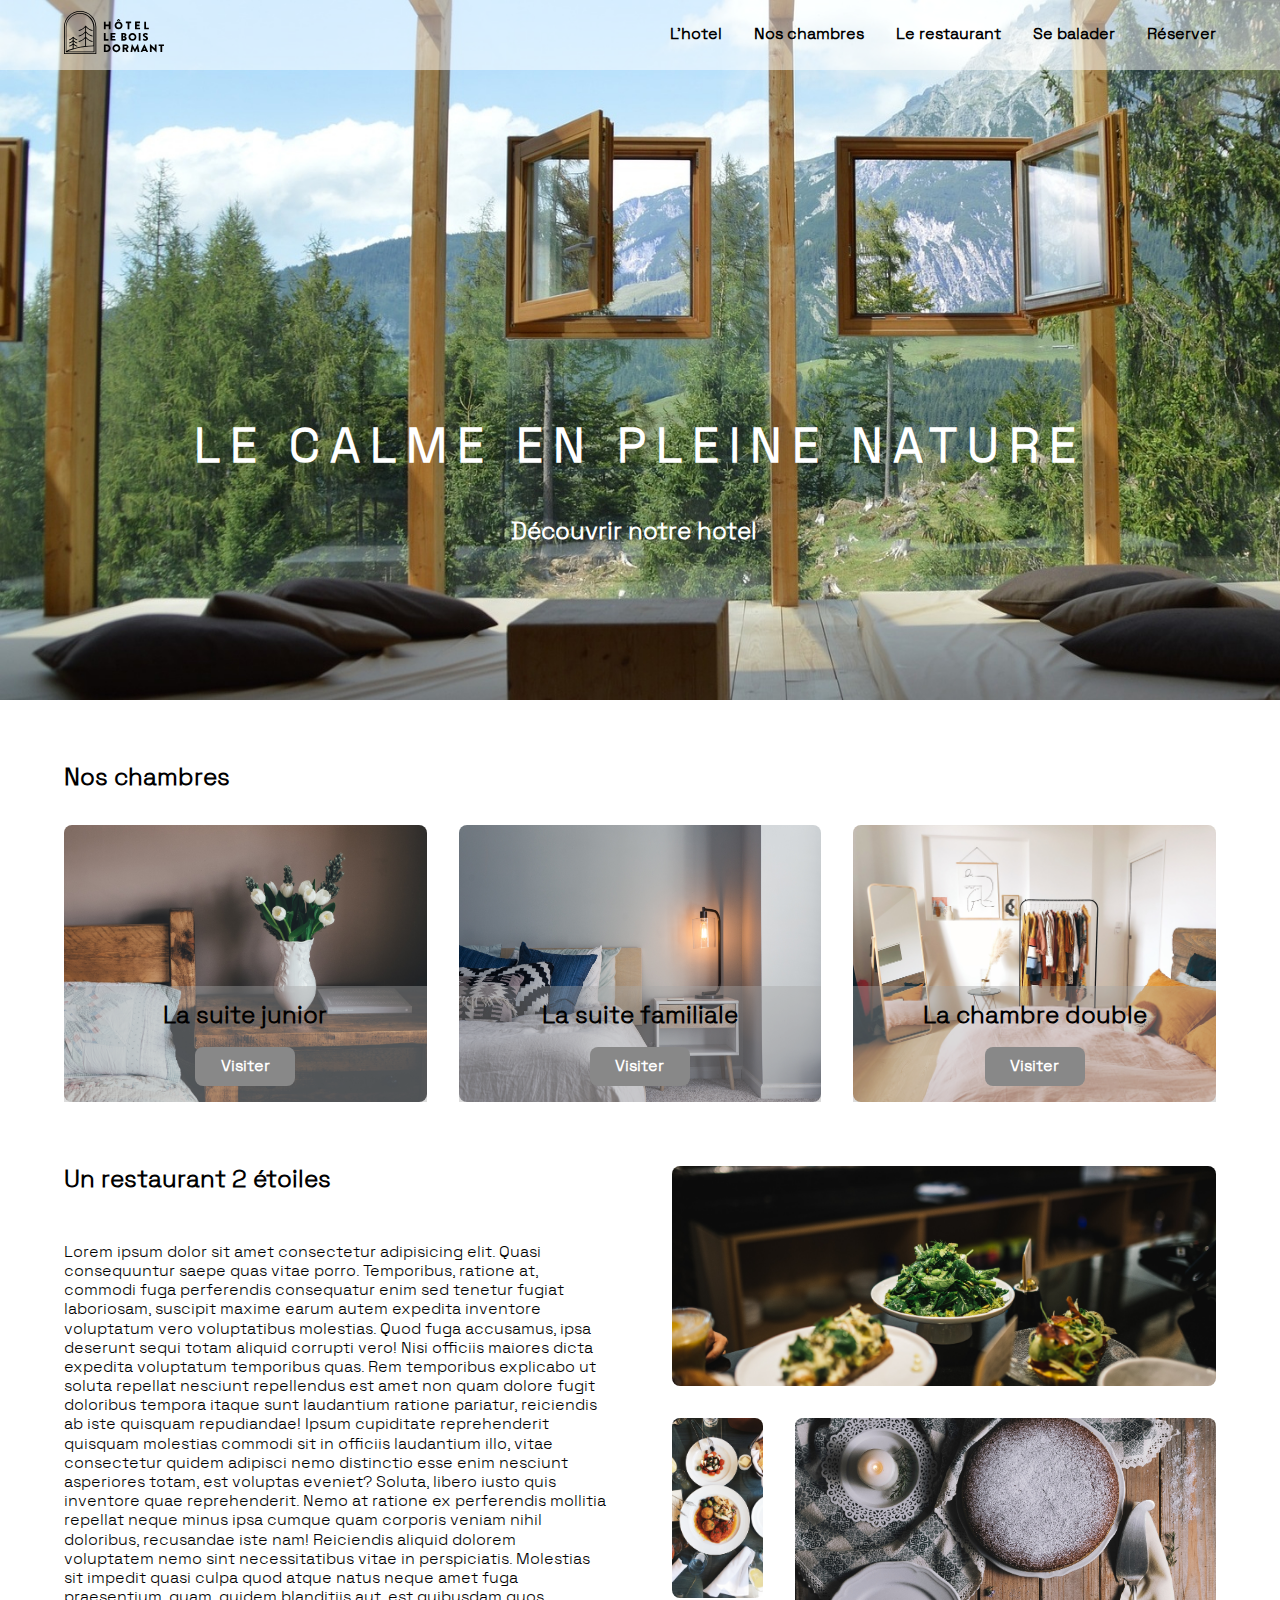
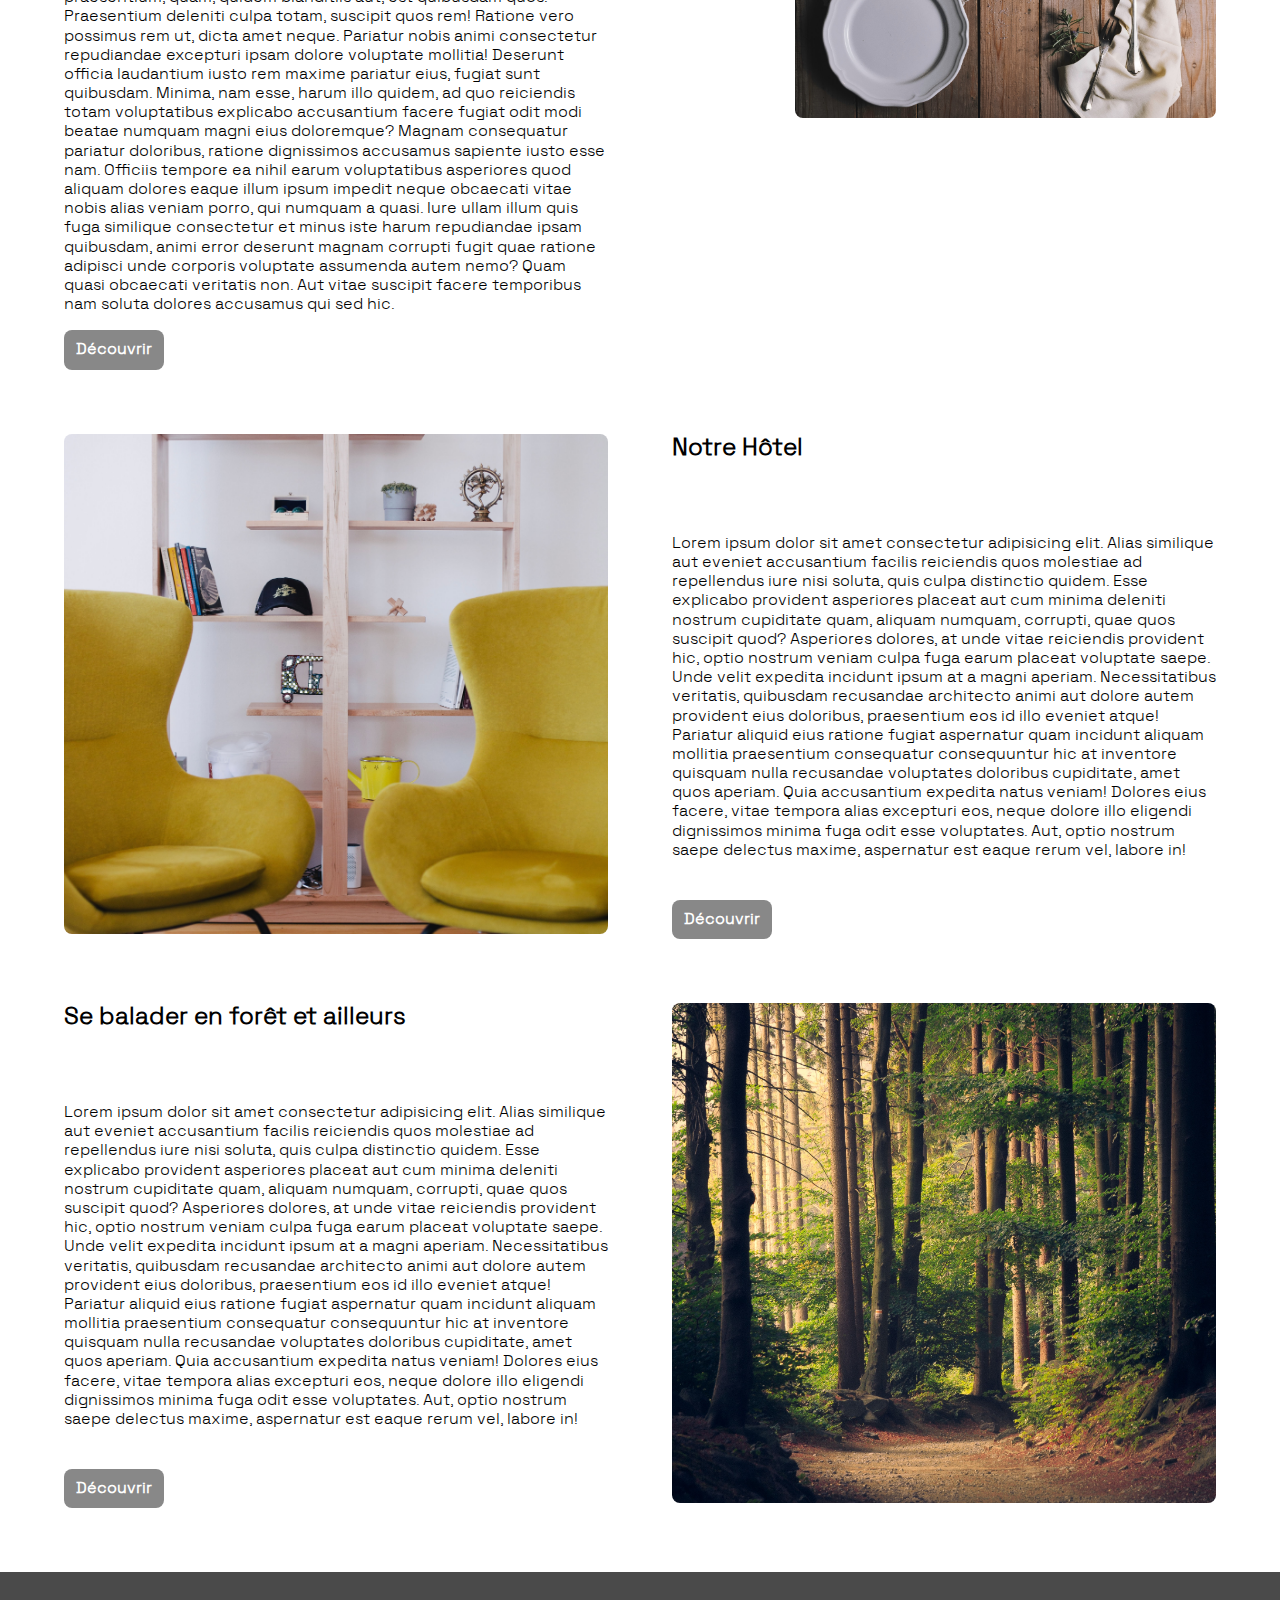
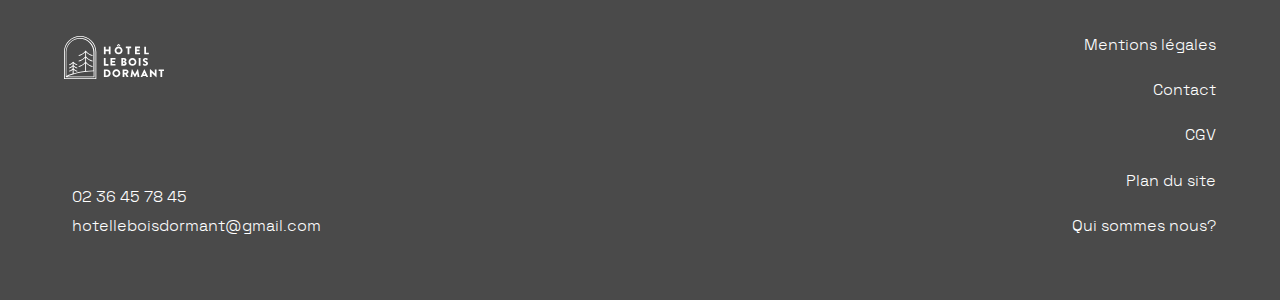
<file: index.html>
<!DOCTYPE html>
<html lang="fr">
<head>
    <meta charset="UTF-8">
    <meta name="viewport" content="width=device-width, initial-scale=1.0">

    <!-- CDN Font Awesome -->
    <link rel="stylesheet" href="https://cdnjs.cloudflare.com/ajax/libs/font-awesome/6.6.0/css/all.min.css" integrity="sha512-Kc323vGBEqzTmouAECnVceyQqyqdsSiqLQISBL29aUW4U/M7pSPA/gEUZQqv1cwx4OnYxTxve5UMg5GT6L4JJg==" crossorigin="anonymous" referrerpolicy="no-referrer" />
    <link rel="stylesheet" href="css/style.css">
    <title>Accueil</title>
</head>
<body>
    <header class="head">
        <nav class="nav__head">
            <a href="index.html" class="link__logo">
                <img src="assets/logo/logo-hotel-le-bois-dormant-horizontal.svg" alt="logo hottel le bois dormant" class="logo__head">
            </a>
            <ul class="nav__list">
                <li class="nav__list__item">
                    <a href="" class="nav__link">L'hotel</a>
                </li>
                <li class="nav__list__item">
                    <a href="chambre.html" class="nav__link">Nos chambres</a>
                </li>
                <li class="nav__list__item">
                    <a href="" class="nav__link">Le restaurant</a>
                </li>
                <li class="nav__list__item">
                    <a href="" class="nav__link">Se balader</a>
                </li>
                <li class="nav__list__item">
                    <a href="" class="nav__link">Réserver</a>
                </li>
            </ul>
        </nav>
        <div class="header__bloc__title">
            <h1 class="header__title">Le calme en pleine nature</h1>
            <a href="" class="header__link__decouvrir">Découvrir notre hotel&nbsp;&nbsp;<i class="fa-solid fa-chevron-right"></i></a>
        </div>
    </header>
    <main class="main">
        <section class="chambres">
            <h2 class="chambres__title">Nos chambres</h2>
            <div class="chambres__content">
                <article class="chambres__card">
                    <a href="chambre.html" class="chambres__card__link">
                        <img src="assets/images/chambres/annie-spratt-hqGcLzakDT4-unsplash.jpg" alt="Photo d'une chambre de l'hotel du bois dormant" class="chambres__pict">
                        <div class="chambres__card__content">
                            <h3 class="chambres__card__title">La suite junior</h3>
                            <a href="chambre.html" class="btn">Visiter</a>
                        </div>
                    </a>
                </article>
                <article class="chambres__card">
                    <a href="" class="chambres__card__link">
                        <img src="assets/images/chambres/christopher-jolly-GqbU78bdJFM-unsplash.jpg" alt="Photo d'une chambre de l'hotel du bois dormant" class="chambres__pict">
                        <div class="chambres__card__content">
                            <h3 class="chambres__card__title">La suite familiale</h3>
                            <a href="" class="btn">Visiter</a>
                        </div>
                    </a>
                </article>
                <article class="chambres__card">
                    <a href="" class="chambres__card__link">
                        <img src="assets/images/chambres/yasmine-boheas-i_q8BWT80TE-unsplash.jpg" alt="Photo d'une chambre de l'hotel du bois dormant" class="chambres__pict">
                        <div class="chambres__card__content">
                            <h3 class="chambres__card__title">La chambre double</h3>
                            <a href="" class="btn">Visiter</a>
                        </div>
                    </a>
                </article>
            </div>
        </section>
        <section class="restaurant">
            <div class="restaurant__content">
                <h2 class="restaurant__title">Un restaurant 2 étoiles</h2>
                <p class="restaurant__content__text">Lorem ipsum dolor sit amet consectetur adipisicing elit. Quasi consequuntur saepe quas vitae porro. Temporibus, ratione at, commodi fuga perferendis consequatur enim sed tenetur fugiat laboriosam, suscipit maxime earum autem expedita inventore voluptatum vero voluptatibus molestias. Quod fuga accusamus, ipsa deserunt sequi totam aliquid corrupti vero! Nisi officiis maiores dicta expedita voluptatum temporibus quas. Rem temporibus explicabo ut soluta repellat nesciunt repellendus est amet non quam dolore fugit doloribus tempora itaque sunt laudantium ratione pariatur, reiciendis ab iste quisquam repudiandae! Ipsum cupiditate reprehenderit quisquam molestias commodi sit in officiis laudantium illo, vitae consectetur quidem adipisci nemo distinctio esse enim nesciunt asperiores totam, est voluptas eveniet? Soluta, libero iusto quis inventore quae reprehenderit. Nemo at ratione ex perferendis mollitia repellat neque minus ipsa cumque quam corporis veniam nihil doloribus, recusandae iste nam! Reiciendis aliquid dolorem voluptatem nemo sint necessitatibus vitae in perspiciatis. Molestias sit impedit quasi culpa quod atque natus neque amet fuga praesentium, quam, quidem blanditiis aut, est quibusdam quos. Praesentium deleniti culpa totam, suscipit quos rem! Ratione vero possimus rem ut, dicta amet neque. Pariatur nobis animi consectetur repudiandae excepturi ipsam dolore voluptate mollitia! Deserunt officia laudantium iusto rem maxime pariatur eius, fugiat sunt quibusdam. Minima, nam esse, harum illo quidem, ad quo reiciendis totam voluptatibus explicabo accusantium facere fugiat odit modi beatae numquam magni eius doloremque? Magnam consequatur pariatur doloribus, ratione dignissimos accusamus sapiente iusto esse nam. Officiis tempore ea nihil earum voluptatibus asperiores quod aliquam dolores eaque illum ipsum impedit neque obcaecati vitae nobis alias veniam porro, qui numquam a quasi. Iure ullam illum quis fuga similique consectetur et minus iste harum repudiandae ipsam quibusdam, animi error deserunt magnam corrupti fugit quae ratione adipisci unde corporis voluptate assumenda autem nemo? Quam quasi obcaecati veritatis non. Aut vitae suscipit facere temporibus nam soluta dolores accusamus qui sed hic.</p>
                <a href="" class="btn">Découvrir</a>
            </div>
            <div class="restaurant__bloc__pict">
                <div class="restaurant__pict1">
                    <img src="assets/images/restaurant/jade-wulfraat-yXnPoTkkY94-unsplash.jpg" alt="Photo du restaurant de l'hotel le bois dormant" class="restaurant__pict__1">
                </div>
                <div class="restaurant__pict2">
                    <img src="assets/images/restaurant/stil-u2Lp8tXIcjw-unsplash.jpg" alt="Photo du restaurant de l'hotel le bois dormant" class="restaurant__pict__2">
                </div>
                <div class="restaurant__pict3">
                    <img src="assets/images/restaurant/henry-be-fnNfVYDTUZU-unsplash.jpg" alt="Photo du restaurant de l'hotel le bois dormant" class="restaurant__pict__3">
                </div>
            </div>
        </section>
        <section class="hotel">
            <div class="hotel__bloc__pict">
                <img src="assets/images/hôtel/you-x-ventures-WdI-pWMU8ZU-unsplash.jpg" alt="Photo hotel du bois dormant" class="hotel__pict">
            </div>
            <div class="hotel__content">
                <h2 class="hotel__title">Notre Hôtel</h2>
                <p class="hotel__content__text">Lorem ipsum dolor sit amet consectetur adipisicing elit. Alias similique aut eveniet accusantium facilis reiciendis quos molestiae ad repellendus iure nisi soluta, quis culpa distinctio quidem. Esse explicabo provident asperiores placeat aut cum minima deleniti nostrum cupiditate quam, aliquam numquam, corrupti, quae quos suscipit quod? Asperiores dolores, at unde vitae reiciendis provident hic, optio nostrum veniam culpa fuga earum placeat voluptate saepe. Unde velit expedita incidunt ipsum at a magni aperiam. Necessitatibus veritatis, quibusdam recusandae architecto animi aut dolore autem provident eius doloribus, praesentium eos id illo eveniet atque! Pariatur aliquid eius ratione fugiat aspernatur quam incidunt aliquam mollitia praesentium consequatur consequuntur hic at inventore quisquam nulla recusandae voluptates doloribus cupiditate, amet quos aperiam. Quia accusantium expedita natus veniam! Dolores eius facere, vitae tempora alias excepturi eos, neque dolore illo eligendi dignissimos minima fuga odit esse voluptates. Aut, optio nostrum saepe delectus maxime, aspernatur est eaque rerum vel, labore in!</p>
                <a href="" class="btn">Découvrir</a>
            </div>
        </section>
        <section class="balade">
            <div class="balade__content">
                <h2 class="balade__title">Se balader en forêt et ailleurs</h2>
                <p class="balade__content__text">Lorem ipsum dolor sit amet consectetur adipisicing elit. Alias similique aut eveniet accusantium facilis reiciendis quos molestiae ad repellendus iure nisi soluta, quis culpa distinctio quidem. Esse explicabo provident asperiores placeat aut cum minima deleniti nostrum cupiditate quam, aliquam numquam, corrupti, quae quos suscipit quod? Asperiores dolores, at unde vitae reiciendis provident hic, optio nostrum veniam culpa fuga earum placeat voluptate saepe. Unde velit expedita incidunt ipsum at a magni aperiam. Necessitatibus veritatis, quibusdam recusandae architecto animi aut dolore autem provident eius doloribus, praesentium eos id illo eveniet atque! Pariatur aliquid eius ratione fugiat aspernatur quam incidunt aliquam mollitia praesentium consequatur consequuntur hic at inventore quisquam nulla recusandae voluptates doloribus cupiditate, amet quos aperiam. Quia accusantium expedita natus veniam! Dolores eius facere, vitae tempora alias excepturi eos, neque dolore illo eligendi dignissimos minima fuga odit esse voluptates. Aut, optio nostrum saepe delectus maxime, aspernatur est eaque rerum vel, labore in!</p>
                <a href="" class="btn">Découvrir</a>
            </div>
            <div class="balade__bloc__pict">
                <img src="assets/images/forêt/lukasz-szmigiel-jFCViYFYcus-unsplash.jpg" alt="Photo balade du bois dormant" class="balade__pict">
            </div>
            
        </section>
    </main>

    <footer class="foot">
        <div class="foot__info foot__content">
            <a href="index.html" class="link__logo">
                <img src="assets/logo/logo-hotel-le-bois-dormant-horizontal-white.svg" alt="logo hotel le bois dormant" class="logo__head">
            </a>
            <div class="foot__addresse">
                <p class="foot__tel"><i class="fa-solid fa-phone"></i>&nbsp;&nbsp;02 36 45 78 45</p>
                <p class="foot__email"><i class="fa-regular fa-envelope"></i>&nbsp;&nbsp;hotelleboisdormant@gmail.com</p>
            </div>
        </div>
        <div class="foot__reso foot__content">
            <a href="" class="reso__link"><i class="fa-brands fa-x-twitter"></i></a>
            <a href="" class="reso__link"><i class="fa-brands fa-instagram"></i></a>
            <a href="" class="reso__link"><i class="fa-brands fa-facebook-f"></i></a>
        </div>
        <div class="foot__nav foot__content">
            <nav class="foot__nav">
                <a href="" class="foot__nav__link">Mentions légales</a>
                <a href="" class="foot__nav__link">Contact</a>
                <a href="" class="foot__nav__link">CGV</a>
                <a href="" class="foot__nav__link">Plan du site</a>
                <a href="" class="foot__nav__link">Qui sommes nous?</a>
            </nav>
        </div>
    </footer>
</body>
</html>
</file>
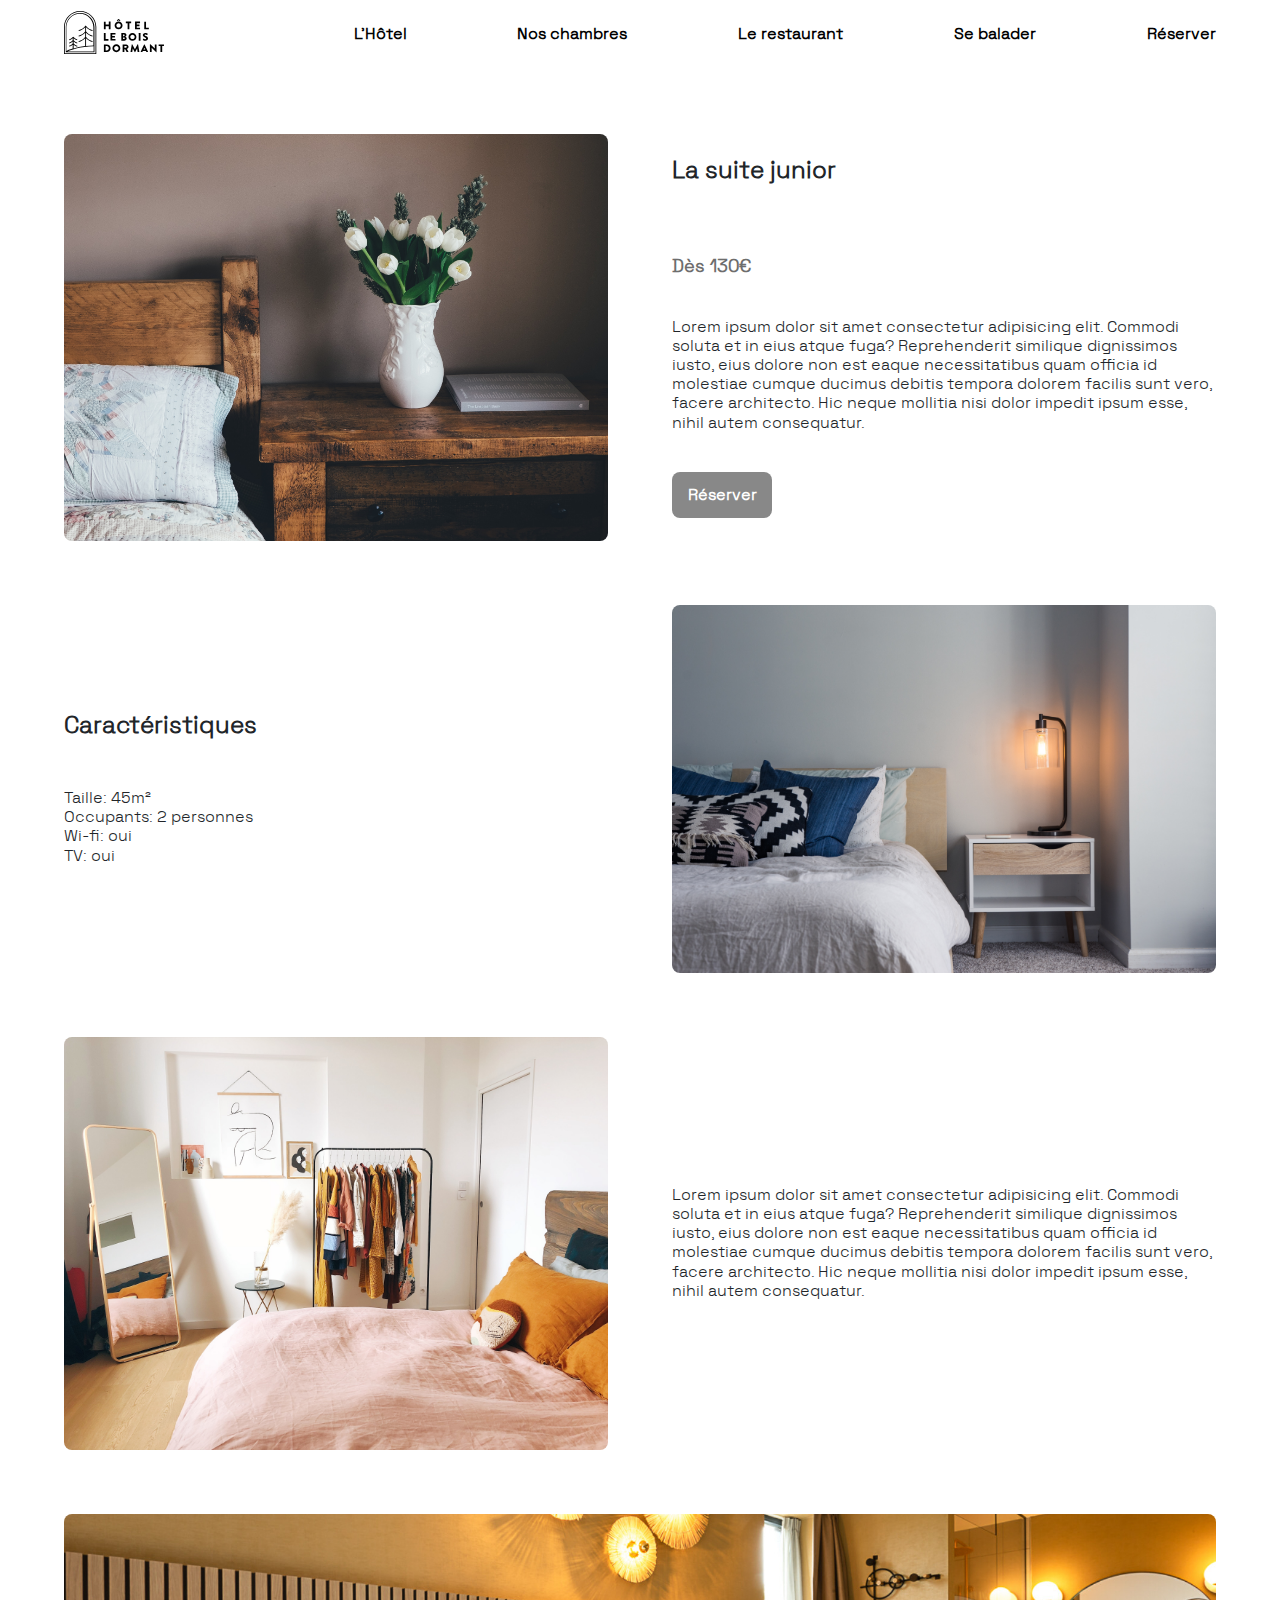
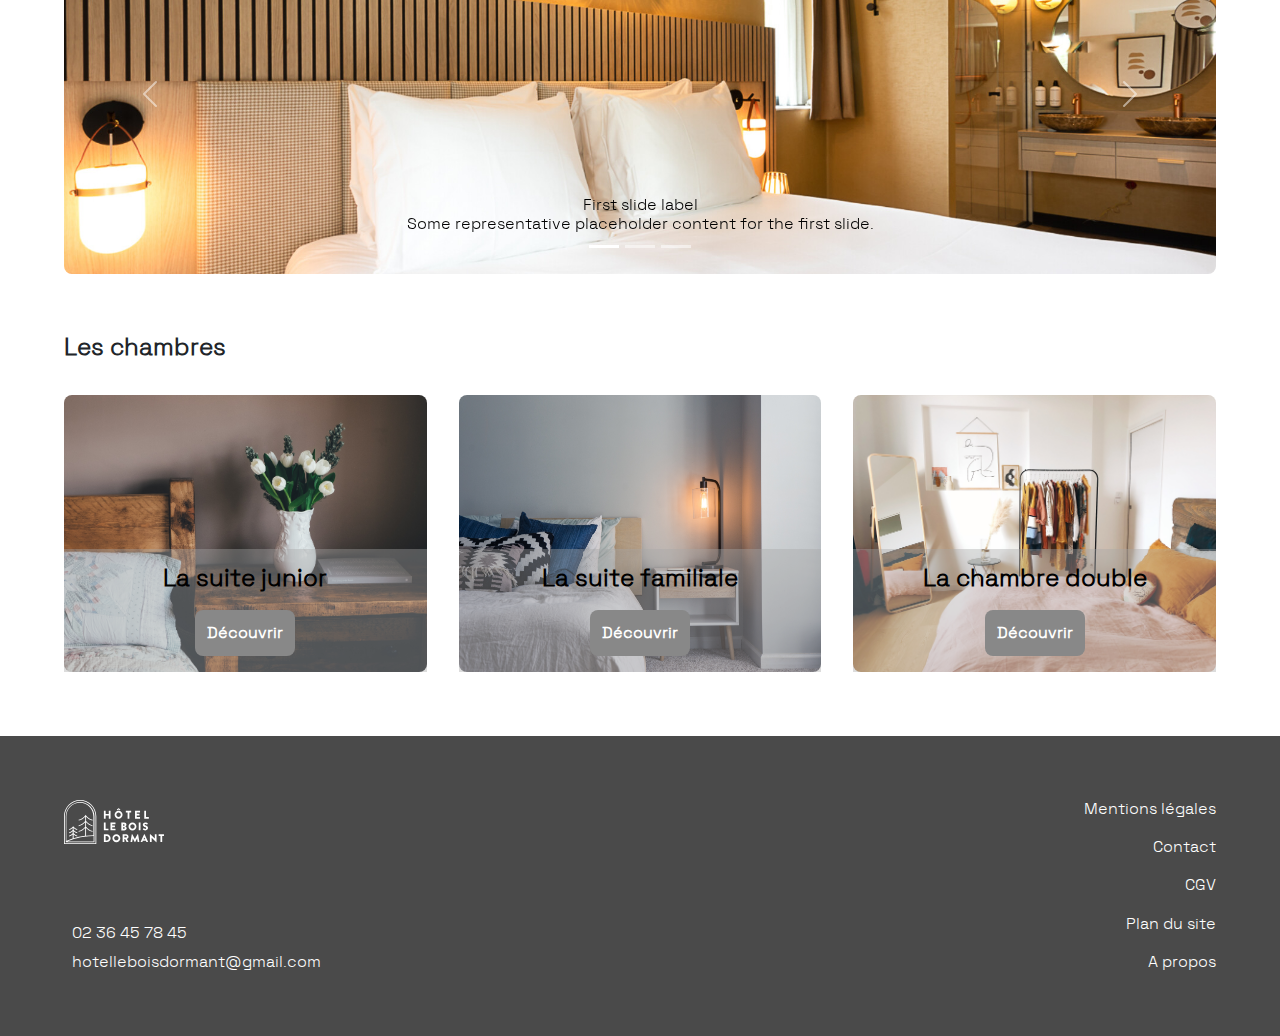
<file: chambre.html>
<!DOCTYPE html>
<html lang="fr">
<head>
    <meta charset="UTF-8">
    <meta name="viewport" content="width=device-width, initial-scale=1.0">

    <link rel="stylesheet" href="https://cdnjs.cloudflare.com/ajax/libs/font-awesome/6.6.0/css/all.min.css" integrity="sha512-Kc323vGBEqzTmouAECnVceyQqyqdsSiqLQISBL29aUW4U/M7pSPA/gEUZQqv1cwx4OnYxTxve5UMg5GT6L4JJg==" crossorigin="anonymous" referrerpolicy="no-referrer" />

<!-- Boostrap CDN -->
    <link href="https://cdn.jsdelivr.net/npm/bootstrap@5.3.3/dist/css/bootstrap.min.css" rel="stylesheet" integrity="sha384-QWTKZyjpPEjISv5WaRU9OFeRpok6YctnYmDr5pNlyT2bRjXh0JMhjY6hW+ALEwIH" crossorigin="anonymous">

    <link rel="stylesheet" href="css/style-chambre.css"> 

    <title>La suite junior</title>
</head>
<body>
    <header class="head">
        <nav class="nav__head">
            <a href="index.html" class="link__logo">
                <img src="assets/logo/logo-hotel-le-bois-dormant-horizontal.svg" alt="logo hottel le bois dormant" class="logo__head">
            </a>
            <ul class="nav__list"></ul>
                <li class="nav__list__item">
                    <a href="" class="nav__link">L'Hôtel</a>
                </li>
                <li class="nav__list__item">
                    <a href="" class="nav__link">Nos chambres</a>
                </li>
                <li class="nav__list__item">
                    <a href="" class="nav__link">Le restaurant</a>
                </li>
                <li class="nav__list__item">
                    <a href="" class="nav__link">Se balader</a>
                </li>
                <li class="nav__list__item">
                    <a href="" class="nav__link">Réserver</a>
                </li>
            </ul>
        </nav>
    </header>

    <main class="main">
        <section class="chambres">
            <div class="chambres__bloc">
                <img src="assets/images/chambres/annie-spratt-hqGcLzakDT4-unsplash.jpg" alt="Photo hotel du bois dormant" class="chambres__pict">
            </div>
            <div class="chambres__content">
                <h2 class="chambres__title">La suite junior</h2>
                <h2 class="chambres__prix">Dès 130€</h2>
                <p class="chambres__text">Lorem ipsum dolor sit amet consectetur adipisicing elit. Commodi soluta et in eius atque fuga? Reprehenderit similique dignissimos iusto, eius dolore non est eaque necessitatibus quam officia id molestiae cumque ducimus debitis tempora dolorem facilis sunt vero, facere architecto. Hic neque mollitia nisi dolor impedit ipsum esse, nihil autem consequatur.</p>
                <a href="" class="btn">Réserver</a>
            </div>
        </section>

        <section class="chambres">
            <div class="chambres__caracteristiques">
                <h2 class="chambres__title">Caractéristiques</h2>
                <div class="chambres__caract">
                    <p class="chambres__taille">Taille: 45m²</p>
                    <p class="chambres__occupants">Occupants: 2 personnes</p>
                    <p class="chambres__wifi">Wi-fi: oui</p>
                    <p class="chambres__tv">TV: oui</p>
                </div>
            </div>
            <div class="chambres__bloc pict__caract">
                <img src="assets/images/chambres/christopher-jolly-GqbU78bdJFM-unsplash.jpg" alt="Photo hotel du bois dormant" class="chambres__pict">
            </div>
        </section>

        <section class="chambres">
            <div class="chambres__bloc">
                <img src="assets/images/chambres/yasmine-boheas-i_q8BWT80TE-unsplash.jpg" class="chambres__pict">
            </div>
            <div class="chambres__content">
                <p class="chambres__text">Lorem ipsum dolor sit amet consectetur adipisicing elit. Commodi soluta et in eius atque fuga? Reprehenderit similique dignissimos iusto, eius dolore non est eaque necessitatibus quam officia id molestiae cumque ducimus debitis tempora dolorem facilis sunt vero, facere architecto. Hic neque mollitia nisi dolor impedit ipsum esse, nihil autem consequatur.</p>
            </div>
        </section>

<!-- Carousel -->
        <div id="carouselExampleCaptions" class="carousel slide">
            <div class="carousel-indicators">
              <button type="button" data-bs-target="#carouselExampleCaptions" data-bs-slide-to="0" class="active" aria-current="true" aria-label="Slide 1"></button>
              <button type="button" data-bs-target="#carouselExampleCaptions" data-bs-slide-to="1" aria-label="Slide 2"></button>
              <button type="button" data-bs-target="#carouselExampleCaptions" data-bs-slide-to="2" aria-label="Slide 3"></button>
            </div>

            <div class="carousel-inner">
              <div class="carousel-item active">
                <img src="assets/images/chambres/slider-01.jpg" class="d-block w-100 pict__slider" alt="Photo d'une chambre de l'hotel le bois dormant">
                <div class="carousel-caption d-none d-md-block">
                  <h5 class="carousel__text">First slide label</h5>
                  <p class="carousel__text">Some representative placeholder content for the first slide.</p>
                </div>
              </div>

              <div class="carousel-item">
                <img src="assets/images/chambres/slider-02.webp" class="d-block w-100 pict__slider" alt="Photo d'une chambre de l'hotel le bois dormant">
                <div class="carousel-caption d-none d-md-block">
                  <h5>Second slide label</h5>
                  <p>Some representative placeholder content for the second slide.</p>
                </div>
              </div>

              <div class="carousel-item">
                <img src="assets/images/chambres/slider-03.webp" class="d-block w-100 pict__slider" alt="Photo d'une chambre de l'hotel le bois dormant">
                <div class="carousel-caption d-none d-md-block">
                  <h5>Third slide label</h5>
                  <p>Some representative placeholder content for the third slide.</p>
                </div>
              </div>

            </div>
            <button class="carousel-control-prev" type="button" data-bs-target="#carouselExampleCaptions" data-bs-slide="prev">
              <span class="carousel-control-prev-icon" aria-hidden="true"></span>
              <span class="visually-hidden">Previous</span>
            </button>
            <button class="carousel-control-next" type="button" data-bs-target="#carouselExampleCaptions" data-bs-slide="next">
              <span class="carousel-control-next-icon" aria-hidden="true"></span>
              <span class="visually-hidden">Next</span>
            </button>
          </div>
<!-- Fin carousel -->

        <section class="chambres__bas">
            <h2 class="chambres__title">Les chambres</h2>
            <div class="chambres__content__bas">
                <article class="chambres__card">
                    <a href="chambre.html" class="chambres__card__link">
                        <img src="assets/images/chambres/annie-spratt-hqGcLzakDT4-unsplash.jpg" alt="Photo d'une chambre de l'hotel du bois dormant" class="chambres__pict__bas">
                        <div class="chambres__card__content">
                            <h3 class="chambres__card__title">La suite junior</h3>
                            <a href="chambre.html" class="btn">Découvrir</a>
                        </div>
                    </a>
                </article>
                <article class="chambres__card">
                    <a href="" class="chambres__card__link">
                        <img src="assets/images/chambres/christopher-jolly-GqbU78bdJFM-unsplash.jpg" alt="Photo d'une chambre de l'hotel du bois dormant" class="chambres__pict__bas">
                        <div class="chambres__card__content">
                            <h3 class="chambres__card__title">La suite familiale</h3>
                            <a href="" class="btn">Découvrir</a>
                        </div>
                    </a>
                </article>
                <article class="chambres__card">
                    <a href="" class="chambres__card__link">
                    <img src="assets/images/chambres/yasmine-boheas-i_q8BWT80TE-unsplash.jpg" alt="Photo d'une chambre de l'hotel du bois dormant" class="chambres__pict__bas">
                    <div class="chambres__card__content">
                        <h3 class="chambres__card__title">La chambre double</h3>
                        <a href="" class="btn">Découvrir</a>
                    </div>
                </article>
            </div>
        </section>
    </main>

    <footer class="foot">
        <div class="foot__info foot__content">
            <a href="index.html" class="link__logo">
                <img src="assets/logo/logo-hotel-le-bois-dormant-horizontal-white.svg" alt="logo hottel le bois dormant" class="logo__head">
            </a>
            <div class="foot__addresse">
                <p class="foot__tel"><i class="fa-solid fa-phone"></i>&nbsp;&nbsp;02 36 45 78 45</p>
                <p class="foot__email"><i class="fa-regular fa-envelope"></i>&nbsp;&nbsp;hotelleboisdormant@gmail.com</p>
            </div>
        </div>
        <div class="foot__reso foot__content">
            <a href="" class="reso__link"><i class="fa-brands fa-x-twitter"></i></a>
            <a href="" class="reso__link"><i class="fa-brands fa-instagram"></i></a>
            <a href="" class="reso__link"><i class="fa-brands fa-facebook-f"></i></a>
        </div>
        <div class="foot__nav foot__content">
            <nav class="foot__nav">
                <a href="" class="foot__nav__link">Mentions légales</a>
                <a href="" class="foot__nav__link">Contact</a>
                <a href="" class="foot__nav__link">CGV</a>
                <a href="" class="foot__nav__link">Plan du site</a>
                <a href="" class="foot__nav__link">A propos</a>
            </nav>
        </div>
    </footer>

    <!-- script js Bootstrap -->
    <script src="https://cdn.jsdelivr.net/npm/bootstrap@5.3.3/dist/js/bootstrap.bundle.min.js" integrity="sha384-YvpcrYf0tY3lHB60NNkmXc5s9fDVZLESaAA55NDzOxhy9GkcIdslK1eN7N6jIeHz" crossorigin="anonymous"></script>
</body>
</html>
</file>
<file: css/style.css>
@import url(reset.css);
@import url(variables.css);
@import url(nav.css);
@import url(footer.css);
@font-face {
    font-family: "space_grotesklight";
    src: url(../assets/fonts/spacegrotesk-variablefont_wght-webfont.woff2), url(../assets/fonts/spacegrotesk-variablefont_wght-webfont.woff);
    font-style: normal;
}

html, body{
    font-size: 16px;
    font-family: var(--font-family);
}

/******* CSS HEAD *******/

li{
    list-style-type: none;
}

.head{
    background: url(../assets/banners/banner-home.jpg);
    background-size: cover;
    min-height: var(--max-height-header);
}

.header__title{
    font-size: var(--font-size-h1);
    text-transform: uppercase;
    font-weight: var(--font-weight-xl);
    color: var(--text-color-primary-white);
    letter-spacing: var(--spacing-xs);
    text-align: center;
}

.header__link__decouvrir{
    font-size: 1.5rem;
    text-decoration: none;
    font-weight: var(--font-weight-xl);
    color: var(--text-color-primary-white);
}

.header__bloc__title{
    display: flex;
    flex-direction: column;
    justify-content: center;
    align-items: center;
    row-gap: 40px;
    margin-top: calc(var(--max-height-header) / 2);
}

/********* CSS MAIN *********/

.main{
    padding: 64px;
}

.chambres, .restaurant, .hotel{
    margin-bottom: 64px;
}

.chambres__title, .restaurant__title, .hotel__title, .balade__title{
    font-size: var(--font-size-subtitle);
    font-weight: var(--font-weight-xl);
    margin-bottom: var(--spacing-xl);
}

.chambres__content{
    display: grid;
    grid-template-columns: repeat(3, 1fr);
    column-gap: var(--spacing-xl);
}

.chambres__pict{
    width: 100%;
    height: 100%;
    border-radius: var(--radius-md);
}

.chambres__card{
    position: relative;
}

.chambres__card__content{
    position: absolute;
    bottom: 0;
    left: 0;
    padding: var(--spacing-md) 0;
    display: flex;
    flex-direction: column;
    align-items: center;
    background: rgba(167, 167, 167, 0.4);
    width: 100%;
}

.chambres__card__title{
    color: var(--text-color-primary-dark);
    font-size: var(--font-size-subtitle);
    font-weight: var(--font-weight-xl);
    margin-bottom: var(--spacing-md);
}

.chambres__card__link{
    text-decoration: none;
    color: var(--text-color-primary-white);
}

.btn{
    background: var(--bg-btn);
    color: var(--text-color-primary-white);
    text-decoration: none;
    padding: var(--spacing-xs) 0;
    width: 100px;
    text-align: center;
    border-radius: var(--radius-md);
    font-weight: var(--font-weight-xl);
}

.restaurant, .hotel, .balade{
    display: grid;
    grid-template-columns: repeat(2, 1fr);
    column-gap: 64px;
}

.restaurant__content, .hotel__content, .balade__content{
    display: flex;
    flex-direction: column;
    justify-content: space-between;
    row-gap: var(--spacing-md);
}

.restaurant__bloc__pict{
    display: grid;
    grid-template-columns: repeat(2, 1fr);
    grid-template-rows: 220px auto;
    gap: var(--spacing-xl);
}

.restaurant__pict1{
    grid-column: 1 / 7;
}

.restaurant__pict2{
    grid-column: 1 / 3;
}

.restaurant__pict3{
    grid-column: 3 / 7;
}

.restaurant__pict__1{
    object-fit: cover;
    width: 100%;
    height: 100%;
    border-radius: var(--radius-md);
}

.restaurant__pict__2{
    object-fit: cover;
    width: 100%;
    height: 180px;
    border-radius: var(--radius-md);
}

.restaurant__pict__3{
    object-fit: cover;
    width: 100%;
    height: 300px;
    border-radius: var(--radius-md);
}

.hotel__pict, .balade__pict{
    width: 100%;
    height: 500px;
    object-fit: cover;
    border-radius: var(--radius-md);
}

/* MEDIA QUERIES */

@media screen and (max-width: 1024px) {
    .nav__head{
        padding: 0 1rem;
    }

    .main{
        padding: 64px 0;
    }

    .chambres{
        padding: 0 1rem;
    }

    .chambres__content{
        grid-template-columns: repeat(2, 1fr);
        grid-template-rows: auto 250px;
        row-gap: 2rem;
    }

    .chambres__card:last-child{
        grid-column: 1 / 3;
    }

    .chambres__pict:last-child{
        object-fit: cover;
    }

    .restaurant, .hotel, .balade{
        grid-template-columns: 1fr;
        row-gap: 2rem;
        padding: 0 1rem;
    }

    .restaurant__title, .hotel__title, .balade__title{
        margin-bottom: 0.75rem;
    }

    .restaurant__bloc__pict{
        gap: 1rem;
    }

    .hotel{
        background: lightgrey;
        padding: 2rem 1rem;
    }

    .hotel__content{
        order: 1;
    }

    .hotel__bloc__pict{
        order: 2;
    }
}

@media screen and (max-width: 768px) {

    .head{
        min-height: 400px;
    }

    .nav__head{
        flex-direction: column;
        padding: 1rem 0;
    }

    .link__logo{
        margin-bottom: 1rem;
    }

    .nav__list{
        flex-direction: column;
        text-align: center;
        row-gap: 0.5rem;
    }

    .nav__link{
        margin-left: 0;
    }

    .header__bloc__title{
        margin-top: 50px;
        row-gap: 12px;
    }

    .hotel__pict, .balade__pict{
        height: 300px;
    }

    .foot{
        height: 300px;
        flex-direction: column;
        justify-content: space-between;
        align-items: center;
        gap: 1rem;
    }

    .foot__content{
        width: 75%;
        text-align: center;
        gap: 1rem;
    }

    .foot__nav{
        align-items: center;
    }
}
</file>
<file: css/style-chambre.css>
@import url(reset.css);
@import url(variables.css);
@import url(nav.css);
@import url(footer.css);

@font-face {
    font-family: "space_grotesklight";
    src: url(../assets/fonts/spacegrotesk-variablefont_wght-webfont.woff2), url(../assets/fonts/spacegrotesk-variablefont_wght-webfont.woff);
    font-style: normal;
}

html, body{
    font-size: 16px;
    font-family: var(--font-family);
}

li{
    list-style: none;
}

/****** CSS MAIN ******/

.btn{
    background: var(--bg-btn);
    color: var(--text-color-primary-white);
    text-decoration: none;
    padding: var(--spacing-xs) 0;
    width: 100px;
    text-align: center;
    border-radius: var(--radius-md);
    font-weight: var(--font-weight-xl);
}

.main{
    padding: 64px;
}

.chambres{
    display: grid;
    grid-template-columns: repeat(2, 1fr);
    column-gap: 64px;
    margin-bottom: 64px;
}

.chambres__content{
    display: flex;
    flex-direction: column;
    justify-content: space-evenly;
    row-gap: var(--spacing-md);
}

.chambres__pict{
    width: 100%;
    height: 500px;
    object-fit: cover;
    border-radius: var(--radius-md);
}

.chambres__title{
    font-size: var(--font-size-subtitle);
    font-weight: var(--font-weight-xl);
    margin-bottom: var(--spacing-xl);
}

.chambres__prix{
    font-size: var(--font-size-lg);
    color: rgb(109, 109, 109);
    font-weight: var(--font-weight-xl);
}

.chambres__caracteristiques{
    display: flex;
    flex-direction: column;
    justify-content: center;
    row-gap: var(--spacing-md);
}

.pict__slider{
    border-radius: var(--radius-md);
}

.carousel__text{
    color: var(--text-color-primary-dark);
}

.chambres__bas{
    margin-top: 60px;
}

.chambres__content__bas{
    display: grid;
    grid-template-columns: repeat(3, 1fr);
    column-gap: var(--spacing-xl);
}

.chambres__pict, .chambres__pict__bas{
    width: 100%;
    height: 100%;
    border-radius: var(--radius-md);
}

.chambres__card{
    position: relative;
}

.chambres__card__content{
    position: absolute;
    bottom: 0;
    left: 0;
    padding: var(--spacing-md) 0;
    display: flex;
    flex-direction: column;
    align-items: center;
    background: rgba(167, 167, 167, 0.4);
    width: 100%;
}

.chambres__card__title{
    color: var(--text-color-primary-dark);
    font-size: var(--font-size-subtitle);
    font-weight: var(--font-weight-xl);
    margin-bottom: var(--spacing-md);
}

.chambres__card__link{
    text-decoration: none;
    color: var(--text-color-primary-white);
}

.foot{
    height: 300px;
}

@media screen and (max-width: 1024px) {
    .chambres__content__bas{
        grid-template-columns: repeat(2, 1fr);
        grid-template-rows: auto 300px;
        row-gap: 2rem;
    }
    .chambres__card:last-child{
        grid-column: 1 / 3;
    }
}

@media screen and (max-width: 768px) {
    .head{
        max-height: 400px;
    }

    .nav__head{
        flex-direction: column;
        padding: 1rem 0;
    }

    .link__logo{
        margin-bottom: 1rem;
    }

    .nav__list{
        flex-direction: column;
        text-align: center;
        row-gap: 0.5rem;
    }

    .nav__link{
        margin-left: 0;
    }

    .chambres{
        grid-template-columns: 1fr;
    }

    .main{
        padding: 32px 1rem;
    }

    .chambres__pict{
        height: 300px;
        margin-bottom: 1rem;
    }

    .pict__caract{
        order: 1;
    }

    .chambres__caracteristiques{
        order: 2;
    }

    .foot{
        height: 100%;
        flex-direction: column;
        padding: 32px 0;
    }

    .foot__content{
        width: 100%;
        align-items: center;
        margin-bottom: 1.5rem;
    }

    .foot__content:last-child{
        margin-bottom: 0;
    }

    .foot__nav{
        align-items: center;
    }

    .foot__tel, .foot__email{
        text-align: center;
    }

}
</file>
